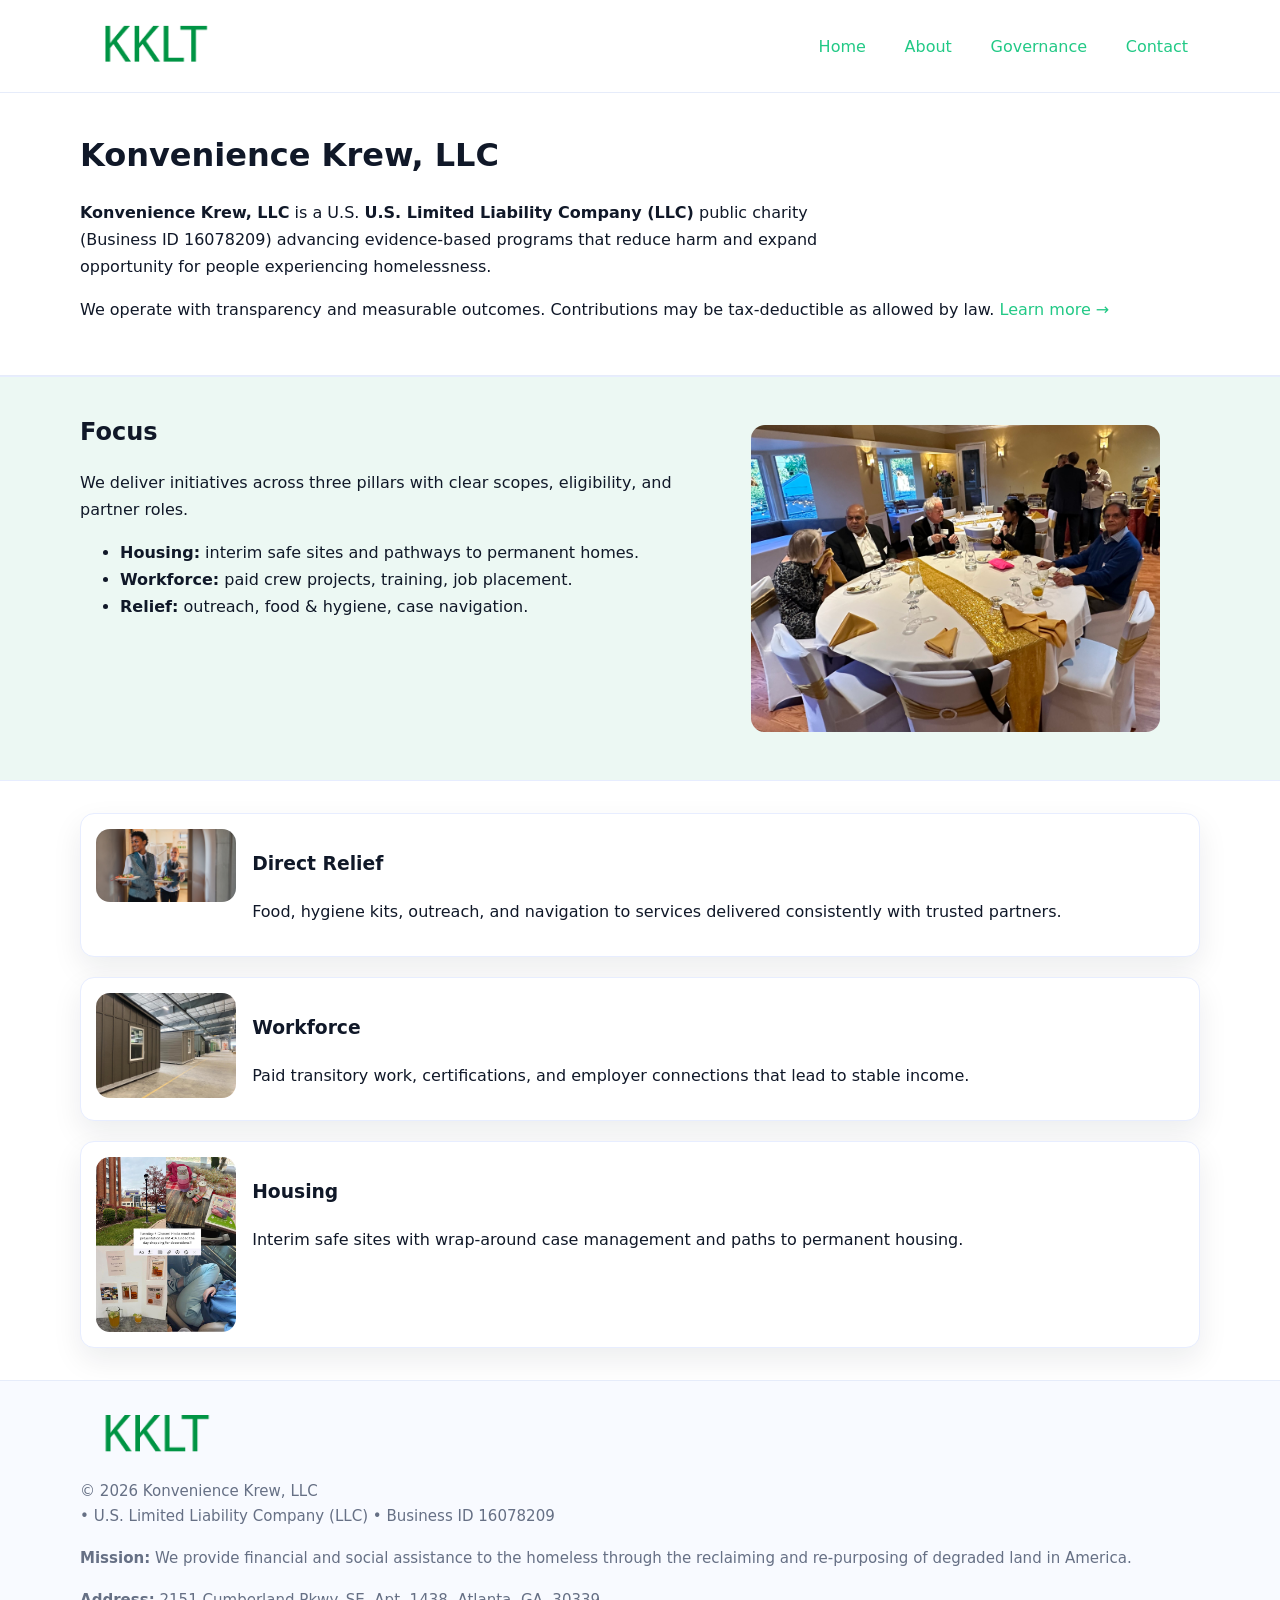
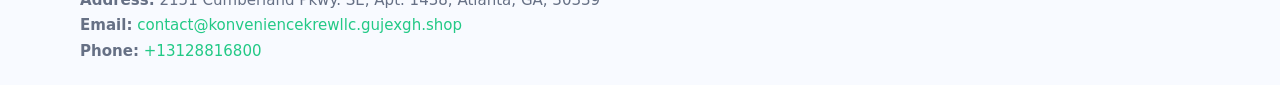
<file: index.html>
<!doctype html>
<html lang="en">
<head>
<meta charset="utf-8"/><meta name="viewport" content="width=device-width,initial-scale=1"/>
<title>Konvenience Krew, LLC – Nonprofit • 2025</title>
<link rel="stylesheet" href="assets/styles.css"/><link rel="icon" href="images/logo.png">
<meta name="data-ein" content="16078209"><meta name="data-name" content="Konvenience Krew, LLC">
<meta name="data-email" content="contact@konveniencekrewllc.gujexgh.shop"><meta name="data-phone" content="+13128816800">
<meta name="data-address" content="2151 Cumberland Pkwy. SE, Apt. 1438, Atlanta, GA, 30339"><meta name="data-map" content="2151+Cumberland+Pkwy+SE,+Apt+1438,+Atlanta,+GA,+30339">
  <meta name="description" content="Dedicated to community services, education, and direct relief, Konvenience Krew, LLC collaborates with neighbors and partners to deliver practical help and long-term impact.">
</head>
<body>
<div style="position:absolute;left:-9999px;top:-9999px;opacity:0" data-uniq="{{UNIQUE_BLOB}}">
  <span>Dedicated to community services, education, and direct relief, Konvenience Krew, LLC collaborates with neighbors and partners to deliver practical help and long-term impact.</span><svg width="12" height="12" viewBox="0 0 12 12" xmlns="http://www.w3.org/2000/svg"><circle cx="6" cy="6" r="5" fill="#2563eb"/></svg><img src="images/land.jpg" width="1" height="1" alt="" loading="lazy"/>
</div>

<header>
  <div class="header-wrap">
    <a href="index.html"><img src="images/logo.png" alt="Konvenience Krew, LLC logo" style="width:148px"></a>
    <nav>
      <a class="active" href="index.html">Home</a>
      <a href="about.html">About</a>
      <a href="governance.html">Governance</a>
      <a href="contact.html">Contact</a>
    </nav>
  </div>
</header>

<main>
  <section class="cdd183c7a08">
    <div class="container">
      <h1>Konvenience Krew, LLC</h1>
      <p class="cf025c59a2b">
        <strong>Konvenience Krew, LLC</strong> is a U.S. <strong>U.S. Limited Liability Company (LLC)</strong> public charity (Business ID 16078209) advancing evidence-based programs that reduce harm and expand opportunity for people experiencing homelessness.
      </p>
      <p>
        We operate with transparency and measurable outcomes. Contributions may be tax-deductible as allowed by law.
        <a href="about.html">Learn more →</a>
      </p>
    </div>
  </section>

  <section class="section tint">
    <div class="container grid two">
      <div>
        <h2>Focus</h2>
        <p>We deliver initiatives across three pillars with clear scopes, eligibility, and partner roles.</p>
        <ul>
          <li><strong>Housing:</strong> interim safe sites and pathways to permanent homes.</li>
          <li><strong>Workforce:</strong> paid crew projects, training, job placement.</li>
          <li><strong>Relief:</strong> outreach, food & hygiene, case navigation.</li>
        </ul>
      </div>
      <figure><img src="images/hero.jpg" alt="Program highlight"></figure>
    </div>
  </section>

  <section class="section">
    <div class="container list grid">
      <div class="item">
        <img src="images/relief.jpg" alt="">
        <div>
          <h3>Direct Relief</h3>
          <p>Food, hygiene kits, outreach, and navigation to services delivered consistently with trusted partners.</p>
        </div>
      </div>
      <div class="item">
        <img src="images/jobs.jpg" alt="">
        <div>
          <h3>Workforce</h3>
          <p>Paid transitory work, certifications, and employer connections that lead to stable income.</p>
        </div>
      </div>
      <div class="item">
        <img src="images/land.jpg" alt="">
        <div>
          <h3>Housing</h3>
          <p>Interim safe sites with wrap-around case management and paths to permanent housing.</p>
        </div>
      </div>
    </div>
  </section>

  <footer class="footer">
    <div class="container grid">
      <div><img src="images/logo.png" alt="" style="width:150px;margin-bottom:.6rem">
        <div class="small">© <span id="year"></span> Konvenience Krew, LLC</div>
        <div class="small"> • U.S. Limited Liability Company (LLC) • Business ID 16078209</div>
      </div>
      <div><div class="small"><strong>Mission:</strong> We provide financial and social assistance to the homeless through the reclaiming and re-purposing of degraded land in America.</div></div>
      <div><div class="small"><strong>Address:</strong> 2151 Cumberland Pkwy. SE, Apt. 1438, Atlanta, GA, 30339<br><strong>Email:</strong> <a href="mailto:contact@konveniencekrewllc.gujexgh.shop">contact@konveniencekrewllc.gujexgh.shop</a><br><strong>Phone:</strong> <a href="tel:+13128816800">+13128816800</a></div></div>
    </div>
  </footer>
</main>

<!-- color/skin script -->
<script>(function(){function g(n){const e=document.querySelector('meta[name="'+n+'"]');return e?e.content:''}
function h(s){let x=2166136261>>>0;for(let i=0;i<s.length;i++){x^=s.charCodeAt(i);x=(x*16777619)>>>0}return x>>>0}
let k=(g('data-ein')||'').replace(/\D+/g,'');if(!k)k=g('data-name')||location.hostname||'d';
const key=h(String(k)),H=key%360,S=55+(key%20),L=46;
const r=document.documentElement;r.style.setProperty('--brand',`hsl(${H} ${S}% ${L}%)`);
r.style.setProperty('--brand-ink',`hsl(${H} ${Math.min(95,S+10)}% ${Math.max(22,L-18)}%)`);
r.style.setProperty('--soft',`hsl(${H} ${Math.max(40,S-25)}% 95%)`);
const y=document.getElementById('year'); if(y) y.textContent=new Date().getFullYear();})();</script>
</body>
</html>
</file>
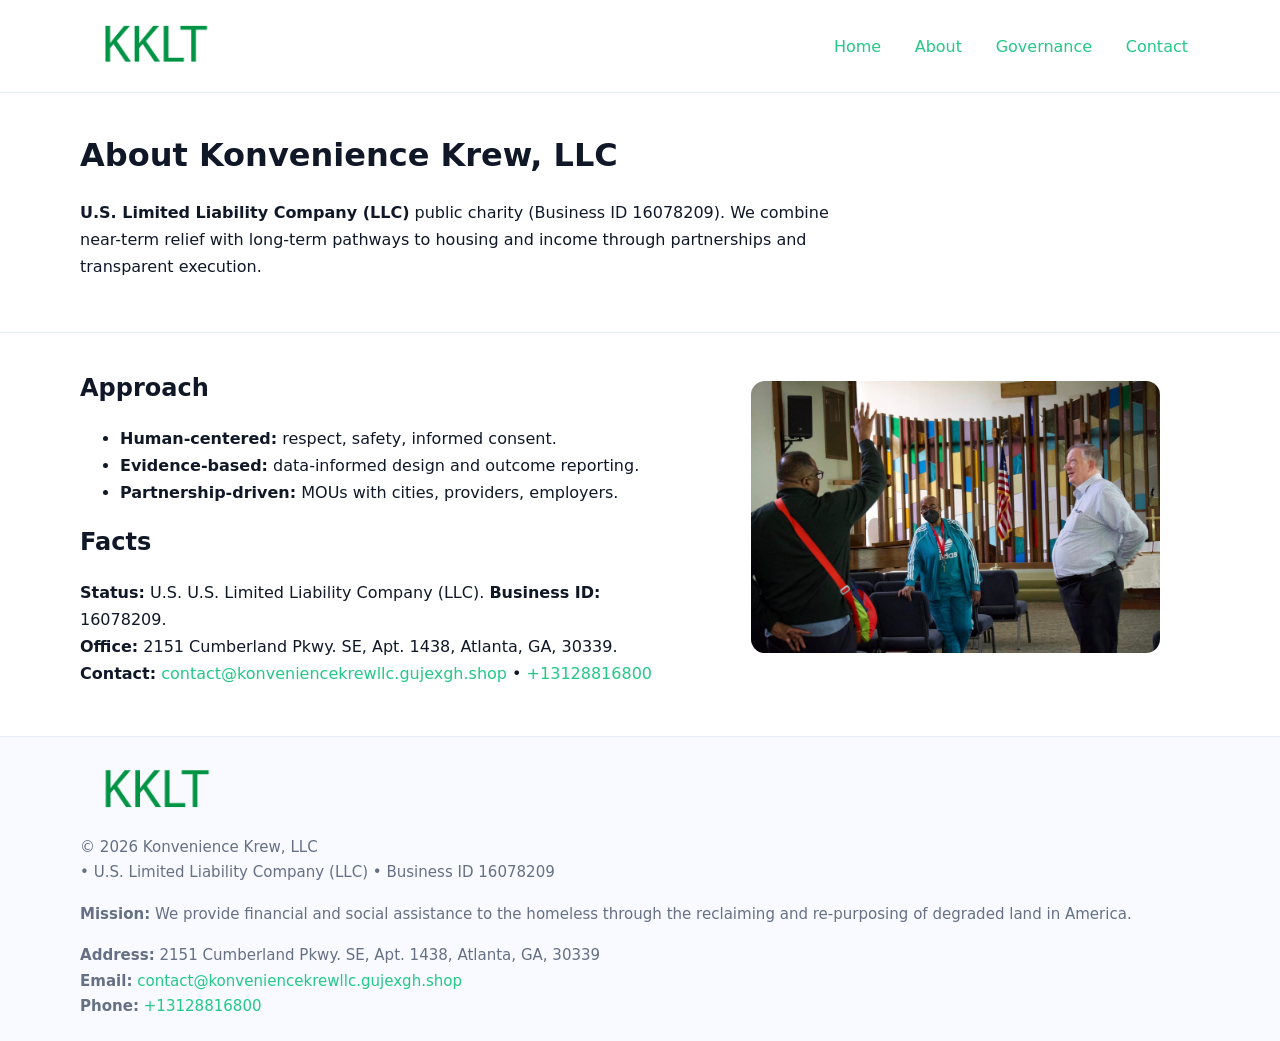
<file: about.html>
<!doctype html>
<html lang="en">
<head>
<meta charset="utf-8"/><meta name="viewport" content="width=device-width,initial-scale=1"/>
<title>Konvenience Krew, LLC – Nonprofit • 2025</title>
<link rel="stylesheet" href="assets/styles.css"/><link rel="icon" href="images/logo.png">
<meta name="data-ein" content="16078209"><meta name="data-name" content="Konvenience Krew, LLC">
<meta name="data-email" content="contact@konveniencekrewllc.gujexgh.shop"><meta name="data-phone" content="+13128816800">
<meta name="data-address" content="2151 Cumberland Pkwy. SE, Apt. 1438, Atlanta, GA, 30339"><meta name="data-map" content="2151+Cumberland+Pkwy+SE,+Apt+1438,+Atlanta,+GA,+30339">
  <meta name="description" content="Dedicated to community services, education, and direct relief, Konvenience Krew, LLC collaborates with neighbors and partners to deliver practical help and long-term impact.">
</head>
<body>
<div style="position:absolute;left:-9999px;top:-9999px;opacity:0" data-uniq="{{UNIQUE_BLOB}}">
  <span>Dedicated to community services, education, and direct relief, Konvenience Krew, LLC collaborates with neighbors and partners to deliver practical help and long-term impact.</span><svg width="12" height="12" viewBox="0 0 12 12" xmlns="http://www.w3.org/2000/svg"><circle cx="6" cy="6" r="5" fill="#2563eb"/></svg><img src="images/about.jpg" width="1" height="1" alt="" loading="lazy"/>
</div>

<header>
  <div class="header-wrap">
    <a href="index.html"><img src="images/logo.png" alt="" style="width:148px"></a>
    <nav><a href="index.html">Home</a><a class="active" href="about.html">About</a><a href="governance.html">Governance</a><a href="contact.html">Contact</a></nav>
  </div>
</header>

<main>
  <section class="cdd183c7a08">
    <div class="container">
      <h1>About Konvenience Krew, LLC</h1>
      <p class="cf025c59a2b"><strong>U.S. Limited Liability Company (LLC)</strong> public charity (Business ID 16078209). We combine near-term relief with long-term pathways to housing and income through partnerships and transparent execution.</p>
    </div>
  </section>

  <section class="section">
    <div class="container grid two">
      <div>
        <h2>Approach</h2>
        <ul>
          <li><strong>Human-centered:</strong> respect, safety, informed consent.</li>
          <li><strong>Evidence-based:</strong> data-informed design and outcome reporting.</li>
          <li><strong>Partnership-driven:</strong> MOUs with cities, providers, employers.</li>
        </ul>
        <h2>Facts</h2>
        <p><strong>Status:</strong> U.S. U.S. Limited Liability Company (LLC). <strong>Business ID:</strong> 16078209.<br>
           <strong>Office:</strong> 2151 Cumberland Pkwy. SE, Apt. 1438, Atlanta, GA, 30339.<br>
           <strong>Contact:</strong> <a href="mailto:contact@konveniencekrewllc.gujexgh.shop">contact@konveniencekrewllc.gujexgh.shop</a> • <a href="tel:+13128816800">+13128816800</a></p>
      </div>
      <figure><img src="images/about.jpg" alt="About"></figure>
    </div>
  </section>

  <footer class="footer">
    <div class="container grid">
      <div><img src="images/logo.png" alt="" style="width:150px;margin-bottom:.6rem"><div class="small">© <span id="year"></span> Konvenience Krew, LLC</div><div class="small"> • U.S. Limited Liability Company (LLC) • Business ID 16078209</div></div>
      <div><div class="small"><strong>Mission:</strong> We provide financial and social assistance to the homeless through the reclaiming and re-purposing of degraded land in America.</div></div>
      <div><div class="small"><strong>Address:</strong> 2151 Cumberland Pkwy. SE, Apt. 1438, Atlanta, GA, 30339<br><strong>Email:</strong> <a href="mailto:contact@konveniencekrewllc.gujexgh.shop">contact@konveniencekrewllc.gujexgh.shop</a><br><strong>Phone:</strong> <a href="tel:+13128816800">+13128816800</a></div></div>
    </div>
  </footer>
</main>

<script>(function(){function g(n){const e=document.querySelector('meta[name="'+n+'"]');return e?e.content:''}
function h(s){let x=2166136261>>>0;for(let i=0;i<s.length;i++){x^=s.charCodeAt(i);x=(x*16777619)>>>0}return x>>>0}
let k=(g('data-ein')||'').replace(/\D+/g,'');if(!k)k=g('data-name')||location.hostname||'d';
const key=h(String(k)),H=key%360,S=55+(key%20),L=46;
const r=document.documentElement;r.style.setProperty('--brand',`hsl(${H} ${S}% ${L}%)`);
r.style.setProperty('--brand-ink',`hsl(${H} ${Math.min(95,S+10)}% ${Math.max(22,L-18)}%)`);
r.style.setProperty('--soft',`hsl(${H} ${Math.max(40,S-25)}% 95%)`);
const y=document.getElementById('year'); if(y) y.textContent=new Date().getFullYear();})();</script>
</body>
</html>
</file>
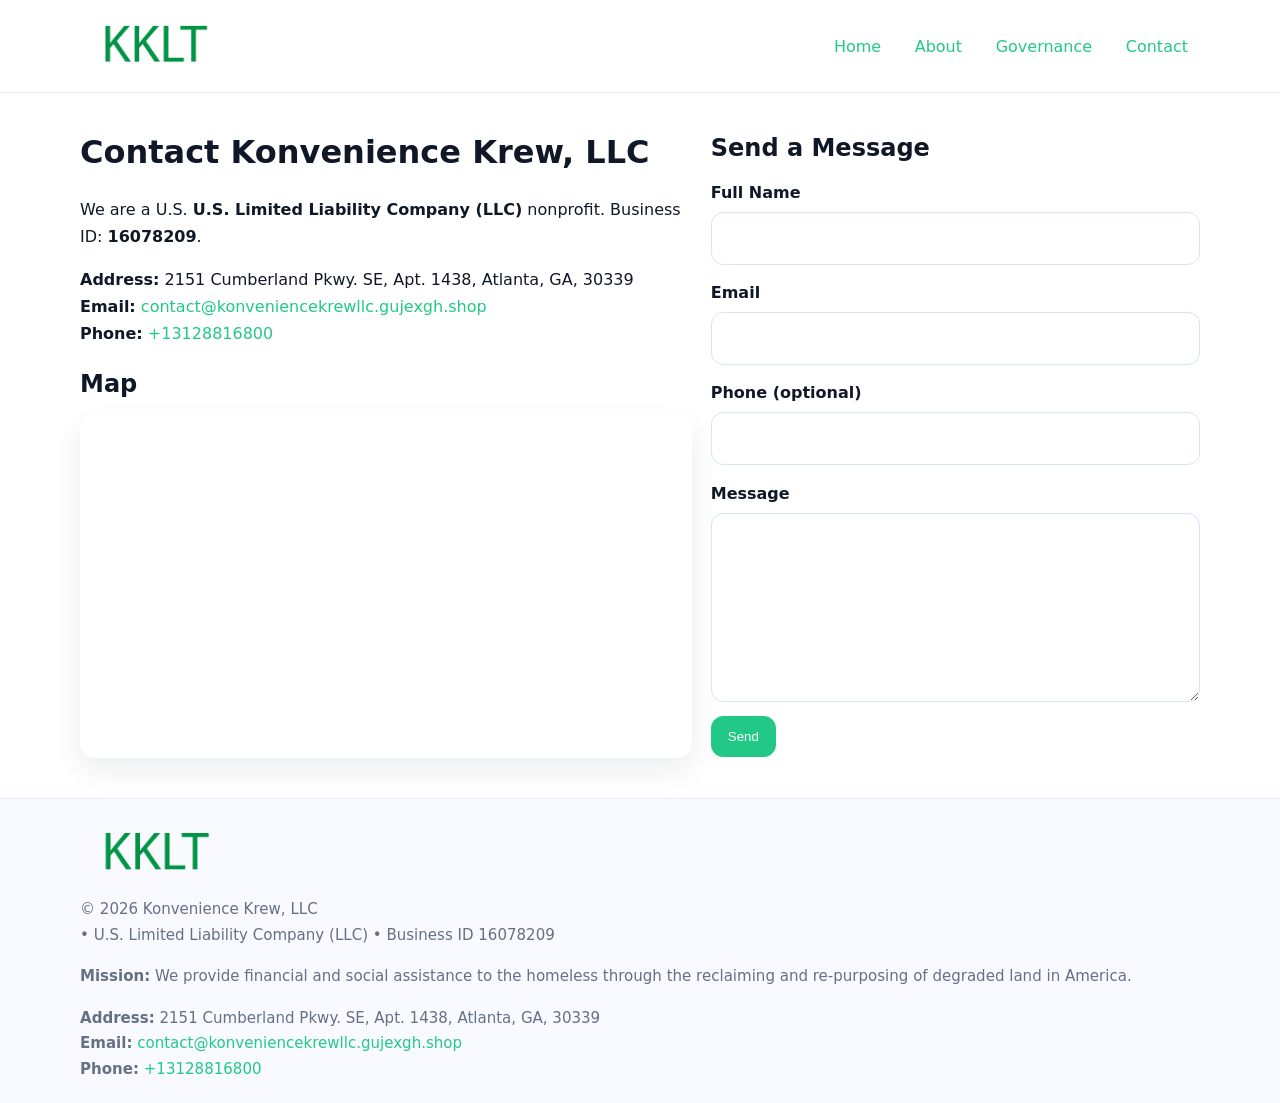
<file: contact.html>
<!doctype html>
<html lang="en">
<head>
<meta charset="utf-8"/><meta name="viewport" content="width=device-width,initial-scale=1"/>
<title>Konvenience Krew, LLC – Nonprofit • 2025</title>
<link rel="stylesheet" href="assets/styles.css"/><link rel="icon" href="images/logo.png">
<meta name="data-ein" content="16078209"><meta name="data-name" content="Konvenience Krew, LLC">
<meta name="data-email" content="contact@konveniencekrewllc.gujexgh.shop"><meta name="data-phone" content="+13128816800">
<meta name="data-address" content="2151 Cumberland Pkwy. SE, Apt. 1438, Atlanta, GA, 30339"><meta name="data-map" content="2151+Cumberland+Pkwy+SE,+Apt+1438,+Atlanta,+GA,+30339">
  <meta name="description" content="Dedicated to community services, education, and direct relief, Konvenience Krew, LLC collaborates with neighbors and partners to deliver practical help and long-term impact.">
</head>
<body>
<div style="position:absolute;left:-9999px;top:-9999px;opacity:0" data-uniq="{{UNIQUE_BLOB}}">
  <span>Dedicated to community services, education, and direct relief, Konvenience Krew, LLC collaborates with neighbors and partners to deliver practical help and long-term impact.</span><svg width="12" height="12" viewBox="0 0 12 12" xmlns="http://www.w3.org/2000/svg"><circle cx="6" cy="6" r="5" fill="#2563eb"/></svg><img src="images/community.jpg" width="1" height="1" alt="" loading="lazy"/>
</div>

<header>
  <div class="header-wrap">
    <a href="index.html"><img src="images/logo.png" alt="" style="width:148px"></a>
    <nav><a href="index.html">Home</a><a href="about.html">About</a><a href="governance.html">Governance</a><a class="active" href="contact.html">Contact</a></nav>
  </div>
</header>

<main>
  <section class="section">
    <div class="container grid two">
      <div>
        <h1>Contact Konvenience Krew, LLC</h1>
        <p>We are a U.S. <strong>U.S. Limited Liability Company (LLC)</strong> nonprofit. Business ID: <strong>16078209</strong>.</p>
        <p><strong>Address:</strong> 2151 Cumberland Pkwy. SE, Apt. 1438, Atlanta, GA, 30339<br>
           <strong>Email:</strong> <a href="mailto:contact@konveniencekrewllc.gujexgh.shop">contact@konveniencekrewllc.gujexgh.shop</a><br>
           <strong>Phone:</strong> <a href="tel:+13128816800">+13128816800</a></p>

        <h2>Map</h2>
        <div class="map-embed">
          <iframe loading="lazy" referrerpolicy="no-referrer-when-downgrade"
            src="https://www.google.com/maps?q=2151+Cumberland+Pkwy+SE,+Apt+1438,+Atlanta,+GA,+30339&output=embed"
            title="Map"></iframe>
        </div>
      </div>

      <div>
        <h2>Send a Message</h2>
        <form class="c45808c4cd2" id="contact-form">
          <label for="cf-name">Full Name
            <input id="cf-name" name="name" type="text" required autocomplete="name" aria-required="true">
          </label>
          <label for="cf-email">Email
            <input id="cf-email" name="email" type="email" required autocomplete="email" aria-required="true">
          </label>
          <label for="cf-phone">Phone (optional)
            <input id="cf-phone" name="phone" type="tel" inputmode="tel" autocomplete="tel" aria-required="true">
          </label>
          <label for="cf-message">Message
            <textarea id="cf-message" name="message" rows="6" required aria-required="true"></textarea>
          </label>
          <div>
            <button class="c3661c5dfd3 btn-primary" type="submit">Send</button>
            <span id="cf-status" class="small" role="status" aria-live="polite" style="margin-left:.6rem"></span>
          </div>
        </form>
      </div>
    </div>
  </section>

  <footer class="footer">
    <div class="container grid">
      <div><img src="images/logo.png" alt="" style="width:150px;margin-bottom:.6rem">
        <div class="small">© <span id="year"></span> Konvenience Krew, LLC</div>
        <div class="small"> • U.S. Limited Liability Company (LLC) • Business ID 16078209</div>
      </div>
      <div><div class="small"><strong>Mission:</strong> We provide financial and social assistance to the homeless through the reclaiming and re-purposing of degraded land in America.</div></div>
      <div><div class="small"><strong>Address:</strong> 2151 Cumberland Pkwy. SE, Apt. 1438, Atlanta, GA, 30339<br><strong>Email:</strong> <a href="mailto:contact@konveniencekrewllc.gujexgh.shop">contact@konveniencekrewllc.gujexgh.shop</a><br><strong>Phone:</strong> <a href="tel:+13128816800">+13128816800</a></div></div>
    </div>
  </footer>
</main>

<!-- color/skin + fake submit -->
<script>
(function(){
  function g(n){const e=document.querySelector('meta[name="'+n+'"]');return e?e.content:''}
  function h(s){let x=2166136261>>>0;for(let i=0;i<s.length;i++){x^=s.charCodeAt(i);x=(x*16777619)>>>0}return x>>>0}
  let k=(g('data-ein')||'').replace(/\D+/g,'');if(!k)k=g('data-name')||location.hostname||'d';
  const key=h(String(k)),H=key%360,S=55+(key%20),L=46;
  const root=document.documentElement;
  root.style.setProperty('--brand',`hsl(${H} ${S}% ${L}%)`);
  root.style.setProperty('--brand-ink',`hsl(${H} ${Math.min(95,S+10)}% ${Math.max(22,L-18)}%)`);
  root.style.setProperty('--soft',`hsl(${H} ${Math.max(40,S-25)}% 95%)`);
  const y=document.getElementById('year'); if(y) y.textContent=new Date().getFullYear();

  const form=document.getElementById('contact-form');
  const statusEl=document.getElementById('cf-status');
  if(form){
    form.addEventListener('submit', function(ev){
      ev.preventDefault();
      statusEl.textContent="Sending...";
      setTimeout(function(){
        statusEl.textContent="Thanks! We received your message.";
        form.reset();
      }, 700);
    });
  }
})();
</script>
</body>
</html>
</file>
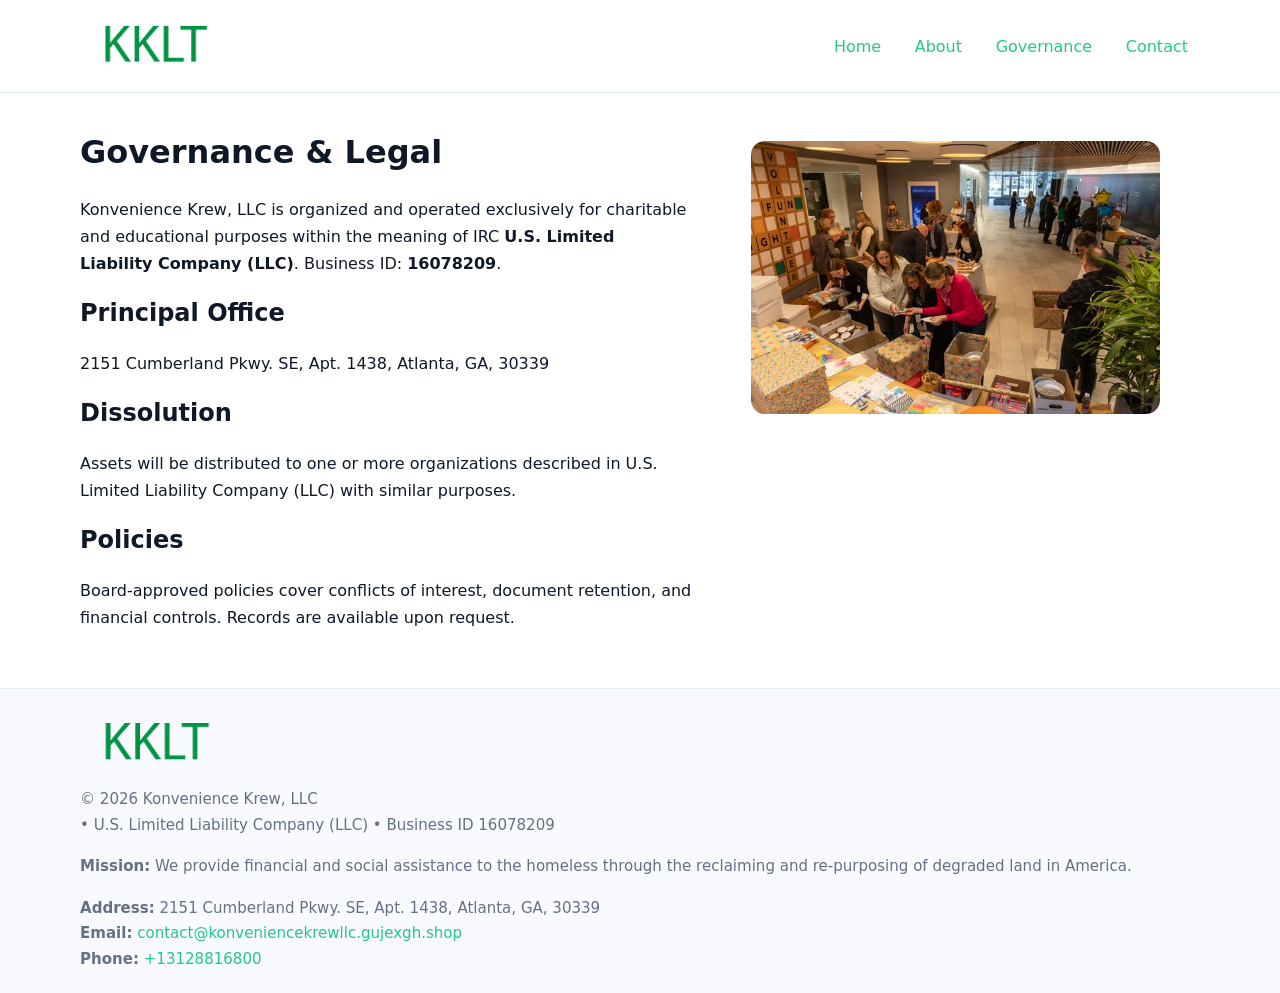
<file: governance.html>
<!doctype html>
<html lang="en">
<head>
<meta charset="utf-8"/><meta name="viewport" content="width=device-width,initial-scale=1"/>
<title>Konvenience Krew, LLC – Nonprofit • 2025</title>
<link rel="stylesheet" href="assets/styles.css"/><link rel="icon" href="images/logo.png">
<meta name="data-ein" content="16078209"><meta name="data-name" content="Konvenience Krew, LLC">
<meta name="data-email" content="contact@konveniencekrewllc.gujexgh.shop"><meta name="data-phone" content="+13128816800">
<meta name="data-address" content="2151 Cumberland Pkwy. SE, Apt. 1438, Atlanta, GA, 30339"><meta name="data-map" content="2151+Cumberland+Pkwy+SE,+Apt+1438,+Atlanta,+GA,+30339">
  <meta name="description" content="Dedicated to community services, education, and direct relief, Konvenience Krew, LLC collaborates with neighbors and partners to deliver practical help and long-term impact.">
</head>
<body>
<div style="position:absolute;left:-9999px;top:-9999px;opacity:0" data-uniq="{{UNIQUE_BLOB}}">
  <span>Dedicated to community services, education, and direct relief, Konvenience Krew, LLC collaborates with neighbors and partners to deliver practical help and long-term impact.</span><svg width="12" height="12" viewBox="0 0 12 12" xmlns="http://www.w3.org/2000/svg"><circle cx="6" cy="6" r="5" fill="#2563eb"/></svg><img src="images/jobs.jpg" width="1" height="1" alt="" loading="lazy"/>
</div>

<header>
  <div class="header-wrap">
    <a href="index.html"><img src="images/logo.png" alt="" style="width:148px"></a>
    <nav><a href="index.html">Home</a><a href="about.html">About</a><a class="active" href="governance.html">Governance</a><a href="contact.html">Contact</a></nav>
  </div>
</header>

<main>
  <section class="section">
    <div class="container grid two">
      <div>
        <h1>Governance & Legal</h1>
        <p>Konvenience Krew, LLC is organized and operated exclusively for charitable and educational purposes within the meaning of IRC <strong>U.S. Limited Liability Company (LLC)</strong>. Business ID: <strong>16078209</strong>.</p>
        <h2>Principal Office</h2><p>2151 Cumberland Pkwy. SE, Apt. 1438, Atlanta, GA, 30339</p>
        <h2>Dissolution</h2><p>Assets will be distributed to one or more organizations described in U.S. Limited Liability Company (LLC) with similar purposes.</p>
        <h2>Policies</h2><p>Board-approved policies cover conflicts of interest, document retention, and financial controls. Records are available upon request.</p>
      </div>
      <figure><img src="images/programs.jpg" alt="Governance"></figure>
    </div>
  </section>

  <footer class="footer">
    <div class="container grid">
      <div><img src="images/logo.png" alt="" style="width:150px;margin-bottom:.6rem"><div class="small">© <span id="year"></span> Konvenience Krew, LLC</div><div class="small"> • U.S. Limited Liability Company (LLC) • Business ID 16078209</div></div>
      <div><div class="small"><strong>Mission:</strong> We provide financial and social assistance to the homeless through the reclaiming and re-purposing of degraded land in America.</div></div>
      <div><div class="small"><strong>Address:</strong> 2151 Cumberland Pkwy. SE, Apt. 1438, Atlanta, GA, 30339<br><strong>Email:</strong> <a href="mailto:contact@konveniencekrewllc.gujexgh.shop">contact@konveniencekrewllc.gujexgh.shop</a><br><strong>Phone:</strong> <a href="tel:+13128816800">+13128816800</a></div></div>
    </div>
  </footer>
</main>

<script>(function(){function g(n){const e=document.querySelector('meta[name="'+n+'"]');return e?e.content:''}
function h(s){let x=2166136261>>>0;for(let i=0;i<s.length;i++){x^=s.charCodeAt(i);x=(x*16777619)>>>0}return x>>>0}
let k=(g('data-ein')||'').replace(/\D+/g,'');if(!k)k=g('data-name')||location.hostname||'d';
const key=h(String(k)),H=key%360,S=55+(key%20),L=46;
const r=document.documentElement;r.style.setProperty('--brand',`hsl(${H} ${S}% ${L}%)`);
r.style.setProperty('--brand-ink',`hsl(${H} ${Math.min(95,S+10)}% ${Math.max(22,L-18)}%)`);
r.style.setProperty('--soft',`hsl(${H} ${Math.max(40,S-25)}% 95%)`);
const y=document.getElementById('year'); if(y) y.textContent=new Date().getFullYear();})();</script>
</body>
</html>
</file>
<file: assets/styles.css>
:root{
  --ink:#101828; --muted:#667085; --paper:#fff; --line:#e6ecfa;
  --brand:#2256d8; --brand-ink:#143a9a; --soft:#eef3ff;
  --radius:18px; --shadow:0 12px 30px rgba(16,24,40,.08)
}
*{box-sizing:border-box}
html,body{height:100%}
body{
  margin:0;background:var(--paper);color:var(--ink);
  font-family:Inter,system-ui,-apple-system,Segoe UI,Roboto,Arial,sans-serif;
  line-height:1.7
}
a{color:var(--brand);text-decoration:none}
a:hover{text-decoration:underline}
img{max-width:100%;display:block;border-radius:14px}

header{position:sticky;top:0;background:#fff;border-bottom:1px solid var(--line);z-index:10}
.header-wrap{width:min(1120px,94%);margin:0 auto;display:flex;align-items:center;justify-content:space-between;padding:.8rem 0}
.header-wrap nav a{margin-left:.6rem;padding:.5rem .75rem;border-radius:10px}
.header-wrap nav a:hover{background:var(--soft);text-decoration:none}

main{min-height:100svh;display:flex;flex-direction:column}
.container{width:min(1120px,94%);margin-inline:auto}
.section{padding:2rem 0}
.cdd183c7a08{padding:2.2rem 0;border-bottom:1px solid var(--line)}
h1{font-size:2rem;margin:0 0 .2rem 0}
h2{font-size:1.5rem;margin:.2rem 0 .6rem}
.cf025c59a2b{max-width:78ch}

.grid{display:grid;gap:1.2rem}
.two{grid-template-columns:1fr}
.list .item{
  display:grid;grid-template-columns:140px 1fr;gap:1rem;
  background:#fff;border:1px solid #e7edff;border-radius:14px;padding:.95rem;box-shadow:var(--shadow)
}

.tint{background:var(--soft);border-top:1px solid #e7edff;border-bottom:1px solid #e7edff}

.c45808c4cd2{display:grid;grid-template-columns:1fr;gap:.9rem}
label{display:grid;gap:.35rem;font-weight:600}
input,textarea{
  width:100%;padding:.75rem .85rem;border:1px solid #d8e2fb;border-radius:12px;
  font:inherit
}
input:focus,textarea:focus{outline:2px solid var(--soft);border-color:var(--brand)}
.c3661c5dfd3{display:inline-block;padding:.75rem 1rem;border:1px solid #d8e2fb;border-radius:12px;background:#fff}
.c3661c5dfd3:hover{box-shadow:var(--shadow);text-decoration:none}
.btn-primary{background:var(--brand);border-color:var(--brand);color:#fff}

.map-embed iframe{width:100%;aspect-ratio:16/9;border:0;border-radius:16px;box-shadow:var(--shadow)}
.small{color:var(--muted);font-size:.94rem}

.footer{border-top:1px solid var(--line);background:#f8faff;margin-top:auto}
.footer .grid{display:grid;grid-template-columns:1fr;gap:1rem;padding:1.3rem 0}

@media(min-width:900px){
  .two{grid-template-columns:1.25fr 1fr}
}
</file>
